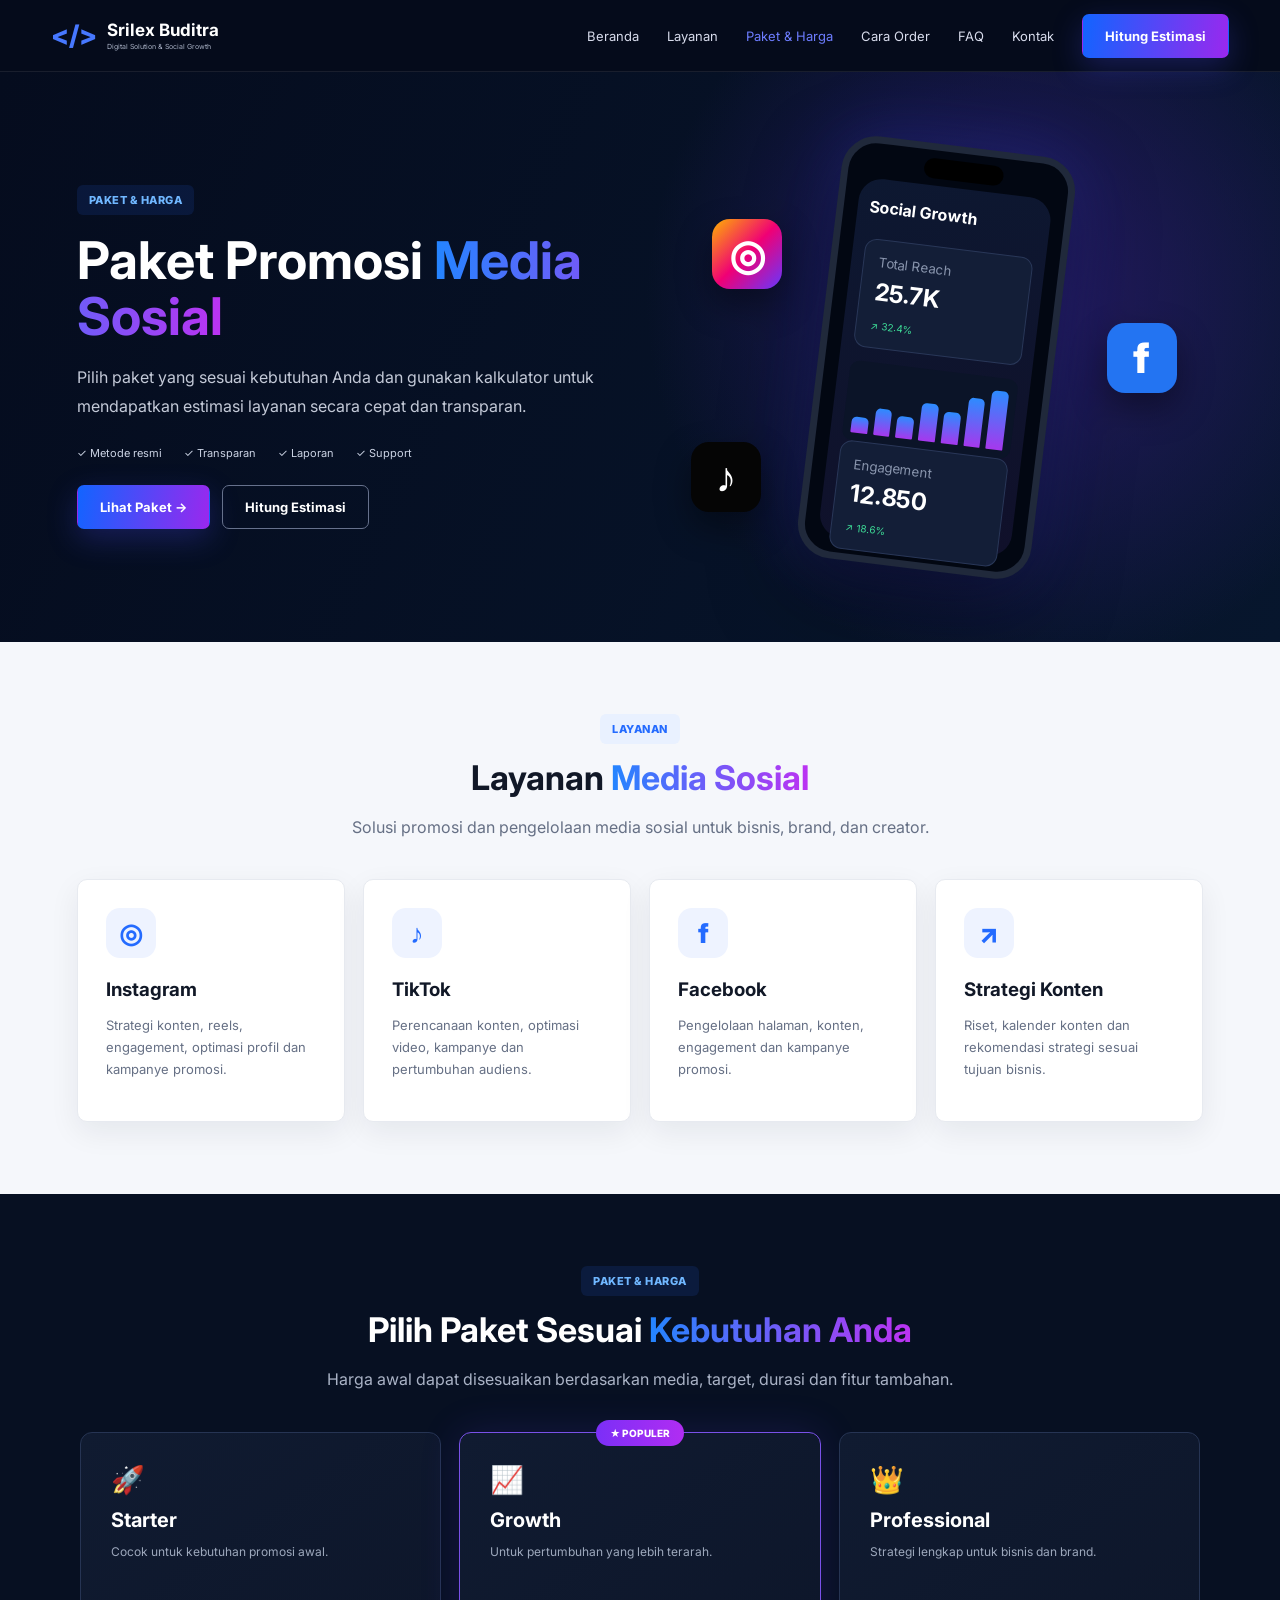
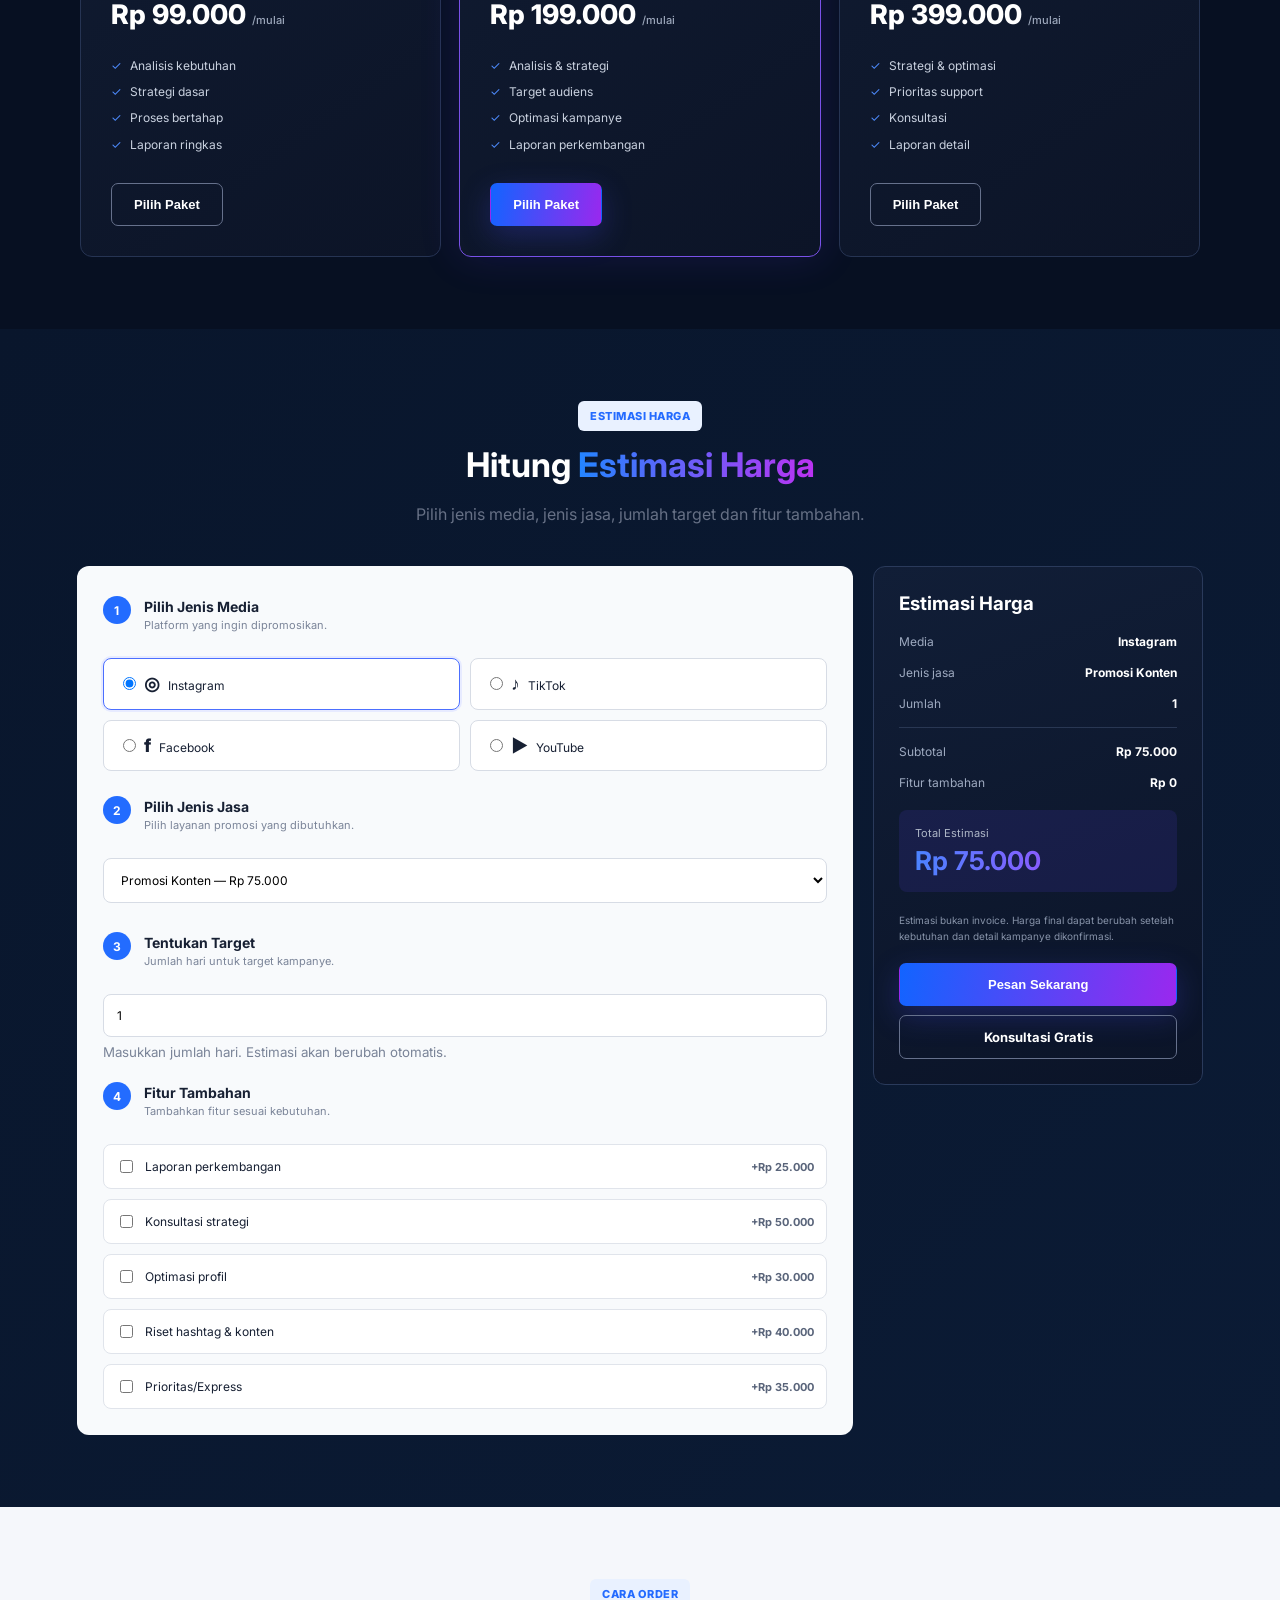
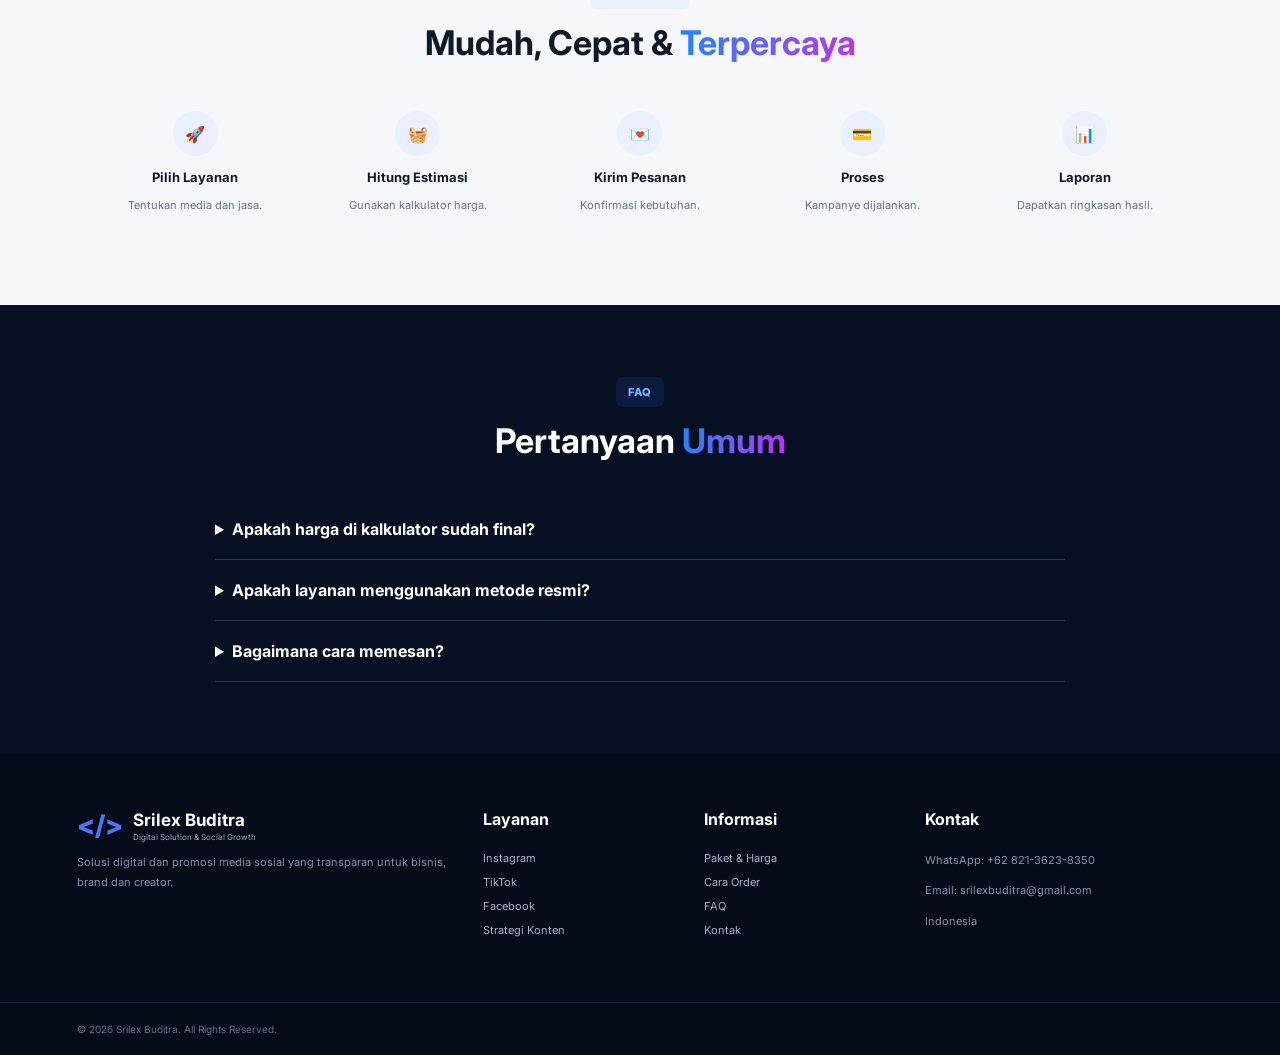
<file: index.html>
<!DOCTYPE html>
<html lang="id">
<head>
  <meta charset="UTF-8">
  <meta name="viewport" content="width=device-width, initial-scale=1.0">
  <meta name="description" content="Srilex Buditra - Paket dan estimasi jasa promosi media sosial.">
  <title>Paket & Harga Media Sosial | Srilex Buditra</title>
  <link rel="preconnect" href="https://fonts.googleapis.com">
  <link rel="preconnect" href="https://fonts.gstatic.com" crossorigin>
  <link href="https://fonts.googleapis.com/css2?family=Inter:wght@400;500;600;700;800&display=swap" rel="stylesheet">
  <link rel="icon" type="image/x-icon" href="/images/favicon.ico">
  <link rel="manifest" href="/images/site.webmanifest">
  <link rel="stylesheet" href="style.css">
  <link rel="search" type="application/opensearchdescription+xml" title="Srilex Buditra — Jasa Media Sosial" href="/jasa-media-sosial/opensearch.xml">
</head>
<body>
  <header class="navbar">
    <a class="brand" href="#home"><span>&lt;/&gt;</span><div><strong>Srilex Buditra</strong><small>Digital Solution & Social Growth</small></div></a>
    <button class="menu-toggle" aria-label="Buka menu">☰</button>
    <nav>
      <a href="#home">Beranda</a>
      <a href="#services">Layanan</a>
      <a class="active" href="#pricing">Paket & Harga</a>
      <a href="#how">Cara Order</a>
      <a href="#faq">FAQ</a>
      <a href="#contact">Kontak</a>
    </nav>
    <a class="btn btn-primary nav-cta" href="#estimator">Hitung Estimasi</a>
  </header>

  <main id="home">
    <section class="hero">
      <div class="hero-copy">
        <span class="eyebrow">PAKET & HARGA</span>
        <h1>Paket Promosi <em>Media Sosial</em></h1>
        <p>Pilih paket yang sesuai kebutuhan Anda dan gunakan kalkulator untuk mendapatkan estimasi layanan secara cepat dan transparan.</p>
        <div class="trust-row">
          <span>✓ Metode resmi</span><span>✓ Transparan</span><span>✓ Laporan</span><span>✓ Support</span>
        </div>
        <div class="actions">
          <a class="btn btn-primary" href="#pricing">Lihat Paket →</a>
          <a class="btn btn-outline" href="#estimator">Hitung Estimasi</a>
        </div>
      </div>
      <div class="hero-visual">
        <div class="phone">
          <div class="phone-top"></div>
          <div class="phone-screen">
            <div class="screen-title">Social Growth</div>
            <div class="metric"><small>Total Reach</small><b>25.7K</b><span>↗ 32.4%</span></div>
            <div class="chart"><i></i><i></i><i></i><i></i><i></i><i></i><i></i></div>
            <div class="metric"><small>Engagement</small><b>12.850</b><span>↗ 18.6%</span></div>
          </div>
        </div>
        <div class="social-bubble instagram">◎</div>
        <div class="social-bubble tiktok">♪</div>
        <div class="social-bubble facebook">f</div>
      </div>
    </section>

    <section id="services" class="section light">
      <div class="section-head">
        <span class="eyebrow blue">LAYANAN</span>
        <h2>Layanan <em>Media Sosial</em></h2>
        <p>Solusi promosi dan pengelolaan media sosial untuk bisnis, brand, dan creator.</p>
      </div>
      <div class="service-grid">
        <article class="service-card"><div class="icon">◎</div><h3>Instagram</h3><p>Strategi konten, reels, engagement, optimasi profil dan kampanye promosi.</p></article>
        <article class="service-card"><div class="icon">♪</div><h3>TikTok</h3><p>Perencanaan konten, optimasi video, kampanye dan pertumbuhan audiens.</p></article>
        <article class="service-card"><div class="icon">f</div><h3>Facebook</h3><p>Pengelolaan halaman, konten, engagement dan kampanye promosi.</p></article>
        <article class="service-card"><div class="icon">↗</div><h3>Strategi Konten</h3><p>Riset, kalender konten dan rekomendasi strategi sesuai tujuan bisnis.</p></article>
      </div>
    </section>

    <section id="pricing" class="section dark">
      <div class="section-head">
        <span class="eyebrow">PAKET & HARGA</span>
        <h2>Pilih Paket Sesuai <em>Kebutuhan Anda</em></h2>
        <p>Harga awal dapat disesuaikan berdasarkan media, target, durasi dan fitur tambahan.</p>
      </div>
      <div class="pricing-grid">
        <article class="price-card">
          <div class="plan-icon">🚀</div><h3>Starter</h3><p>Cocok untuk kebutuhan promosi awal.</p>
          <div class="price">Rp 99.000 <small>/mulai</small></div>
          <ul><li>Analisis kebutuhan</li><li>Strategi dasar</li><li>Proses bertahap</li><li>Laporan ringkas</li></ul>
          <button class="btn btn-outline choose-plan" data-plan="Starter">Pilih Paket</button>
        </article>
        <article class="price-card popular">
          <label>★ POPULER</label><div class="plan-icon">📈</div><h3>Growth</h3><p>Untuk pertumbuhan yang lebih terarah.</p>
          <div class="price">Rp 199.000 <small>/mulai</small></div>
          <ul><li>Analisis & strategi</li><li>Target audiens</li><li>Optimasi kampanye</li><li>Laporan perkembangan</li></ul>
          <button class="btn btn-primary choose-plan" data-plan="Growth">Pilih Paket</button>
        </article>
        <article class="price-card">
          <div class="plan-icon">👑</div><h3>Professional</h3><p>Strategi lengkap untuk bisnis dan brand.</p>
          <div class="price">Rp 399.000 <small>/mulai</small></div>
          <ul><li>Strategi & optimasi</li><li>Prioritas support</li><li>Konsultasi</li><li>Laporan detail</li></ul>
          <button class="btn btn-outline choose-plan" data-plan="Professional">Pilih Paket</button>
        </article>
      </div>
    </section>

    <section id="estimator" class="section estimator-section">
      <div class="section-head">
        <span class="eyebrow blue">ESTIMASI HARGA</span>
        <h2>Hitung <em>Estimasi Harga</em></h2>
        <p>Pilih jenis media, jenis jasa, jumlah target dan fitur tambahan.</p>
      </div>
      <div class="estimator">
        <div class="form-panel">
          <div class="step"><b>1</b><div><h3>Pilih Jenis Media</h3><p>Platform yang ingin dipromosikan.</p></div></div>
          <div class="media-grid">
            <label class="choice selected"><input type="radio" name="media" value="Instagram" data-fee="0" checked><span>◎</span>Instagram</label>
            <label class="choice"><input type="radio" name="media" value="TikTok" data-fee="10000"><span>♪</span>TikTok</label>
            <label class="choice"><input type="radio" name="media" value="Facebook" data-fee="5000"><span>f</span>Facebook</label>
            <label class="choice"><input type="radio" name="media" value="YouTube" data-fee="15000"><span>▶</span>YouTube</label>
          </div>

          <div class="step"><b>2</b><div><h3>Pilih Jenis Jasa</h3><p>Pilih layanan promosi yang dibutuhkan.</p></div></div>
          <select id="service">
            <option value="75000">Promosi Konten — Rp 75.000</option>
            <option value="100000">Strategi & Optimasi — Rp 100.000</option>
            <option value="125000">Manajemen Media Sosial — Rp 125.000</option>
            <option value="150000">Kampanye Iklan — Rp 150.000</option>
            <option value="90000">Engagement & Community — Rp 90.000</option>
          </select>

          <div class="step"><b>3</b><div><h3>Tentukan Target</h3><p>Jumlah hari untuk target kampanye.</p></div></div>
          <input id="quantity" type="number" min="1" max="100" value="1">
          <small class="hint">Masukkan jumlah hari. Estimasi akan berubah otomatis.</small>

          <div class="step"><b>4</b><div><h3>Fitur Tambahan</h3><p>Tambahkan fitur sesuai kebutuhan.</p></div></div>
          <div class="addons">
            <label><input type="checkbox" data-price="25000" value="Laporan perkembangan"> Laporan perkembangan <strong>+Rp 25.000</strong></label>
            <label><input type="checkbox" data-price="50000" value="Konsultasi strategi"> Konsultasi strategi <strong>+Rp 50.000</strong></label>
            <label><input type="checkbox" data-price="30000" value="Optimasi profil"> Optimasi profil <strong>+Rp 30.000</strong></label>
            <label><input type="checkbox" data-price="40000" value="Riset hashtag & konten"> Riset hashtag & konten <strong>+Rp 40.000</strong></label>
            <label><input type="checkbox" data-price="35000" value="Express"> Prioritas/Express <strong>+Rp 35.000</strong></label>
          </div>
        </div>

        <aside class="summary">
          <h3>Estimasi Harga</h3>
          <div class="summary-line"><span>Media</span><b id="sumMedia">Instagram</b></div>
          <div class="summary-line"><span>Jenis jasa</span><b id="sumService">Promosi Konten</b></div>
          <div class="summary-line"><span>Jumlah</span><b id="sumQty">1</b></div>
          <hr>
          <div class="summary-line"><span>Subtotal</span><b id="subtotal">Rp 75.000</b></div>
          <div class="summary-line"><span>Fitur tambahan</span><b id="addonTotal">Rp 0</b></div>
          <div class="total"><span>Total Estimasi</span><strong id="total">Rp 75.000</strong></div>
          <p class="note">Estimasi bukan invoice. Harga final dapat berubah setelah kebutuhan dan detail kampanye dikonfirmasi.</p>
          <button class="btn btn-primary full" id="orderBtn">Pesan Sekarang</button>
          <a class="btn btn-outline full" href="#contact">Konsultasi Gratis</a>
        </aside>
      </div>
    </section>

    <section id="how" class="section light">
      <div class="section-head"><span class="eyebrow blue">CARA ORDER</span><h2>Mudah, Cepat & <em>Terpercaya</em></h2></div>
      <div class="steps">
        <div><b>🚀</b><h3>Pilih Layanan</h3><p>Tentukan media dan jasa.</p></div>
        <div><b>🧺</b><h3>Hitung Estimasi</h3><p>Gunakan kalkulator harga.</p></div>
        <div><b>💌</b><h3>Kirim Pesanan</h3><p>Konfirmasi kebutuhan.</p></div>
        <div><b>💳</b><h3>Proses</h3><p>Kampanye dijalankan.</p></div>
        <div><b>📊</b><h3>Laporan</h3><p>Dapatkan ringkasan hasil.</p></div>
      </div>
    </section>

    <section id="faq" class="section dark">
      <div class="section-head"><span class="eyebrow">FAQ</span><h2>Pertanyaan <em>Umum</em></h2></div>
      <div class="faq">
        <details><summary>Apakah harga di kalkulator sudah final?</summary><p>Belum. Kalkulator memberikan estimasi awal. Harga final dikonfirmasi setelah kebutuhan layanan diperiksa.</p></details>
        <details><summary>Apakah layanan menggunakan metode resmi?</summary><p>Ya. Fokus layanan adalah promosi, optimasi, strategi dan pengelolaan yang tidak meminta password serta tidak menjanjikan metrik palsu.</p></details>
        <details><summary>Bagaimana cara memesan?</summary><p>Pilih paket atau hitung estimasi, lalu hubungi kontak untuk mengonfirmasi media, target dan kebutuhan.</p></details>
      </div>
    </section>
  </main>

  <footer id="contact">
    <div class="footer-grid">
      <div><a class="brand" href="#home"><span>&lt;/&gt;</span><div><strong>Srilex Buditra</strong><small>Digital Solution & Social Growth</small></div></a><p>Solusi digital dan promosi media sosial yang transparan untuk bisnis, brand dan creator.</p></div>
      <div><h4>Layanan</h4><a href="#services">Instagram</a><a href="#services">TikTok</a><a href="#services">Facebook</a><a href="#services">Strategi Konten</a></div>
      <div><h4>Informasi</h4><a href="#pricing">Paket & Harga</a><a href="#how">Cara Order</a><a href="#faq">FAQ</a><a href="#contact">Kontak</a></div>
      <div><h4>Kontak</h4><p>WhatsApp: +62 821-3623-8350</p><p>Email: srilexbuditra@gmail.com</p><p>Indonesia</p></div>
    </div>
    <div class="copyright">© 2026 Srilex Buditra. All Rights Reserved.</div>
  </footer>
  <script src="script.js"></script>
</body>
</html>
</file>
<file: style.css>
*{box-sizing:border-box}html{scroll-behavior:smooth}body{margin:0;font-family:Inter,Arial,sans-serif;color:#111827;background:#071022}a{text-decoration:none;color:inherit}.navbar{height:72px;background:#050b1b;display:flex;align-items:center;padding:0 4%;gap:28px;position:sticky;top:0;z-index:50;border-bottom:1px solid rgba(255,255,255,.08)}.brand{display:flex;align-items:center;gap:10px;min-width:210px}.brand>span{font-size:27px;font-weight:800;color:#4778ff}.brand strong{display:block;font-size:17px;color:#fff}.brand small{display:block;color:#a8b0c4;font-size:8px;margin-top:2px}.navbar nav{display:flex;align-items:center;gap:28px;margin-left:auto}.navbar nav a{font-size:13px;color:#d8dcec}.navbar nav a:hover,.navbar nav .active{color:#6d7dff}.menu-toggle{display:none;background:none;border:0;color:#fff;font-size:25px}.btn{display:inline-flex;align-items:center;justify-content:center;border-radius:7px;padding:13px 22px;font-weight:700;font-size:13px;border:1px solid transparent;cursor:pointer;transition:.2s}.btn-primary{color:#fff;background:linear-gradient(100deg,#1264ff,#9a28ee);box-shadow:0 10px 30px rgba(75,75,255,.25)}.btn-primary:hover{transform:translateY(-1px)}.btn-outline{color:#fff;background:transparent;border-color:#66718c}.nav-cta{white-space:nowrap}.hero{min-height:540px;background:radial-gradient(circle at 80% 40%,#251b63 0,transparent 35%),linear-gradient(115deg,#050c1e,#07162d);color:#fff;display:grid;grid-template-columns:1fr .9fr;align-items:center;padding:70px 6%;overflow:hidden}.hero-copy{max-width:680px}.eyebrow{display:inline-block;color:#70b7ff;font-weight:800;font-size:11px;letter-spacing:.5px;background:rgba(41,110,255,.12);padding:8px 12px;border-radius:6px}.hero h1{font-size:52px;line-height:1.08;margin:18px 0}.hero h1 em,.section-head h2 em{font-style:normal;background:linear-gradient(90deg,#2385ff,#bc32f2);-webkit-background-clip:text;color:transparent}.hero p{font-size:16px;line-height:1.8;color:#c3c9d7;max-width:650px}.trust-row{display:flex;gap:22px;flex-wrap:wrap;color:#cbd3e4;font-size:11px;margin:25px 0}.actions{display:flex;gap:12px}.hero-visual{height:430px;position:relative;display:flex;align-items:center;justify-content:center}.phone{width:235px;height:425px;border:7px solid #20293b;border-radius:35px;background:#020712;transform:rotate(7deg);box-shadow:0 30px 80px rgba(0,0,0,.5),0 0 70px rgba(63,73,255,.3);padding:35px 14px 15px;position:relative;z-index:3}.phone-top{position:absolute;top:8px;left:75px;width:80px;height:20px;border-radius:15px;background:#000}.phone-screen{height:100%;border-radius:23px;background:linear-gradient(160deg,#0d1831,#10102a);padding:18px 12px}.screen-title{font-weight:700;margin-bottom:22px}.metric{background:#131e37;border:1px solid #293758;border-radius:12px;padding:14px;margin-bottom:14px}.metric small{display:block;color:#8995ad}.metric b{font-size:24px;display:block;margin:7px 0}.metric span{font-size:10px;color:#3ddc97}.chart{height:80px;display:flex;align-items:end;gap:6px;padding:8px;background:#0b1428;border-radius:10px}.chart i{display:block;width:13%;background:linear-gradient(#2c8cff,#a638ed);border-radius:5px 5px 1px 1px}.chart i:nth-child(1){height:25%}.chart i:nth-child(2){height:42%}.chart i:nth-child(3){height:35%}.chart i:nth-child(4){height:60%}.chart i:nth-child(5){height:50%}.chart i:nth-child(6){height:76%}.chart i:nth-child(7){height:92%}.social-bubble{position:absolute;width:70px;height:70px;border-radius:18px;display:grid;place-items:center;font-size:42px;color:#fff;font-weight:800;box-shadow:0 15px 35px rgba(0,0,0,.4);z-index:4}.instagram{left:8%;top:18%;background:linear-gradient(135deg,#ffb300,#f00075,#6637ff)}.tiktok{left:4%;bottom:14%;background:#050505}.facebook{right:5%;top:42%;background:#2374f2}.section{padding:72px 6%}.light{background:#f5f7fb}.dark{background:#071022;color:#fff}.section-head{text-align:center;max-width:760px;margin:0 auto 38px}.section-head h2{font-size:34px;margin:13px 0}.section-head p{color:#667085;line-height:1.7}.dark .section-head p{color:#aab3c6}.blue{color:#246bff;background:#e9f1ff}.service-grid{display:grid;grid-template-columns:repeat(4,1fr);gap:18px;max-width:1200px;margin:auto}.service-card{background:#fff;border-radius:10px;padding:28px;box-shadow:0 10px 30px rgba(16,24,40,.07);border:1px solid #e7eaf0}.service-card .icon{width:50px;height:50px;border-radius:14px;display:grid;place-items:center;background:#eef3ff;color:#246bff;font-size:27px;font-weight:800}.service-card h3{margin:20px 0 10px}.service-card p{color:#667085;line-height:1.7;font-size:13px}.pricing-grid{display:grid;grid-template-columns:repeat(3,1fr);gap:18px;max-width:1120px;margin:auto}.price-card{position:relative;background:linear-gradient(145deg,#101b31,#0c1427);border:1px solid #263453;border-radius:12px;padding:30px}.price-card.popular{border-color:#7951e8;box-shadow:0 0 40px rgba(107,59,255,.15)}.price-card>label{position:absolute;top:-13px;left:50%;transform:translateX(-50%);background:linear-gradient(90deg,#7b2ff7,#b12df2);padding:7px 14px;border-radius:20px;font-size:10px;font-weight:800}.plan-icon{font-size:27px}.price-card h3{font-size:20px;margin:12px 0 7px}.price-card p{color:#9da8bc;font-size:12px;min-height:32px}.price{font-size:27px;font-weight:800;margin:22px 0}.price small{font-size:11px;color:#9da8bc;font-weight:500}.price-card ul{padding:0;list-style:none;color:#c9d1df;font-size:12px;line-height:2.2;margin-bottom:25px}.price-card li:before{content:"✓";color:#4e8cff;margin-right:8px}.estimator-section{background:linear-gradient(135deg,#09162c,#0b1b35);color:#fff}.estimator{max-width:1200px;margin:auto;display:grid;grid-template-columns:1fr 330px;gap:20px}.form-panel{background:#f8fafc;color:#172033;border-radius:12px;padding:26px}.step{display:flex;gap:13px;margin:4px 0 14px}.step>b{width:28px;height:28px;border-radius:50%;background:#236cff;color:#fff;display:grid;place-items:center;font-size:12px;flex:none}.step h3{font-size:14px;margin:2px 0}.step p{font-size:11px;color:#7a8498;margin:3px 0 12px}.media-grid{display:grid;grid-template-columns:1fr 1fr;gap:10px;margin-bottom:25px}.choice{padding:14px;border:1px solid #d7dce5;border-radius:8px;background:#fff;font-size:12px;cursor:pointer}.choice.selected{border-color:#4c6fff;box-shadow:0 0 0 2px #e7ebff}.choice input{margin-right:8px}.choice span{font-size:18px;font-weight:800;margin-right:8px}select,input[type=number]{width:100%;padding:13px;border:1px solid #d7dce5;border-radius:8px;background:#fff;margin-bottom:25px;font:inherit;font-size:12px}.hint{display:block;color:#7a8498;margin-top:-18px;margin-bottom:22px}.addons{display:grid;gap:10px}.addons label{display:flex;align-items:center;gap:9px;border:1px solid #e0e4eb;border-radius:8px;padding:12px;background:#fff;font-size:12px}.addons strong{margin-left:auto;font-size:11px;color:#59647a}.summary{align-self:start;background:linear-gradient(160deg,#111e37,#0b1428);border:1px solid #2a3a5b;border-radius:12px;padding:25px;position:sticky;top:90px}.summary h3{margin-top:0}.summary-line{display:flex;justify-content:space-between;gap:15px;font-size:12px;margin:16px 0;color:#9eaac0}.summary-line b{color:#fff;text-align:right}.summary hr{border:0;border-top:1px solid #293753}.total{background:rgba(102,68,255,.12);padding:16px;border-radius:8px;margin:20px 0;display:flex;flex-direction:column;gap:5px}.total span{font-size:11px;color:#aeb7c7}.total strong{font-size:26px;background:linear-gradient(90deg,#4b83ff,#c039ff);-webkit-background-clip:text;color:transparent}.note{font-size:10px;line-height:1.6;color:#8793a9}.full{width:100%;margin-top:9px}.steps{max-width:1100px;margin:auto;display:grid;grid-template-columns:repeat(5,1fr);gap:12px;text-align:center}.steps>div{padding:10px}.steps b{display:grid;place-items:center;margin:auto;width:45px;height:45px;border-radius:50%;background:#eaf0ff;color:#246bff}.steps h3{font-size:13px}.steps p{font-size:11px;color:#667085}.faq{max-width:850px;margin:auto}.faq details{border-bottom:1px solid #293753;padding:20px 0}.faq summary{cursor:pointer;font-weight:700}.faq p{color:#9da8bb;line-height:1.7;font-size:13px}.footer-grid{display:grid;grid-template-columns:2fr 1fr 1fr 1.5fr;gap:35px;padding:55px 6%;background:#050b18;color:#c4ccdc}.footer-grid p{font-size:11px;line-height:1.8;color:#8895aa}.footer-grid h4{color:#fff;margin-top:0}.footer-grid>a,.footer-grid div>a:not(.brand){display:block;font-size:11px;margin:10px 0;color:#aab4c7}.copyright{border-top:1px solid #18243a;background:#050b18;color:#657188;padding:20px 6%;font-size:10px}.navbar .brand{min-width:auto}.navbar .brand small{font-size:7px}@media(max-width:900px){.navbar nav{display:none}.menu-toggle{display:block;margin-left:auto}.nav-cta{display:none}.hero{grid-template-columns:1fr;padding:55px 7%}.hero-visual{display:none}.hero h1{font-size:42px}.service-grid{grid-template-columns:1fr 1fr}.pricing-grid{grid-template-columns:1fr}.estimator{grid-template-columns:1fr}.summary{position:static}.steps{grid-template-columns:1fr 1fr}.footer-grid{grid-template-columns:1fr 1fr}}@media(max-width:560px){.section{padding:55px 5%}.hero{padding:50px 5%}.hero h1{font-size:34px}.service-grid,.media-grid,.footer-grid{grid-template-columns:1fr}.steps{grid-template-columns:1fr}.form-panel,.summary{padding:18px}.actions{flex-direction:column}.actions .btn{width:100%}}
</file>
